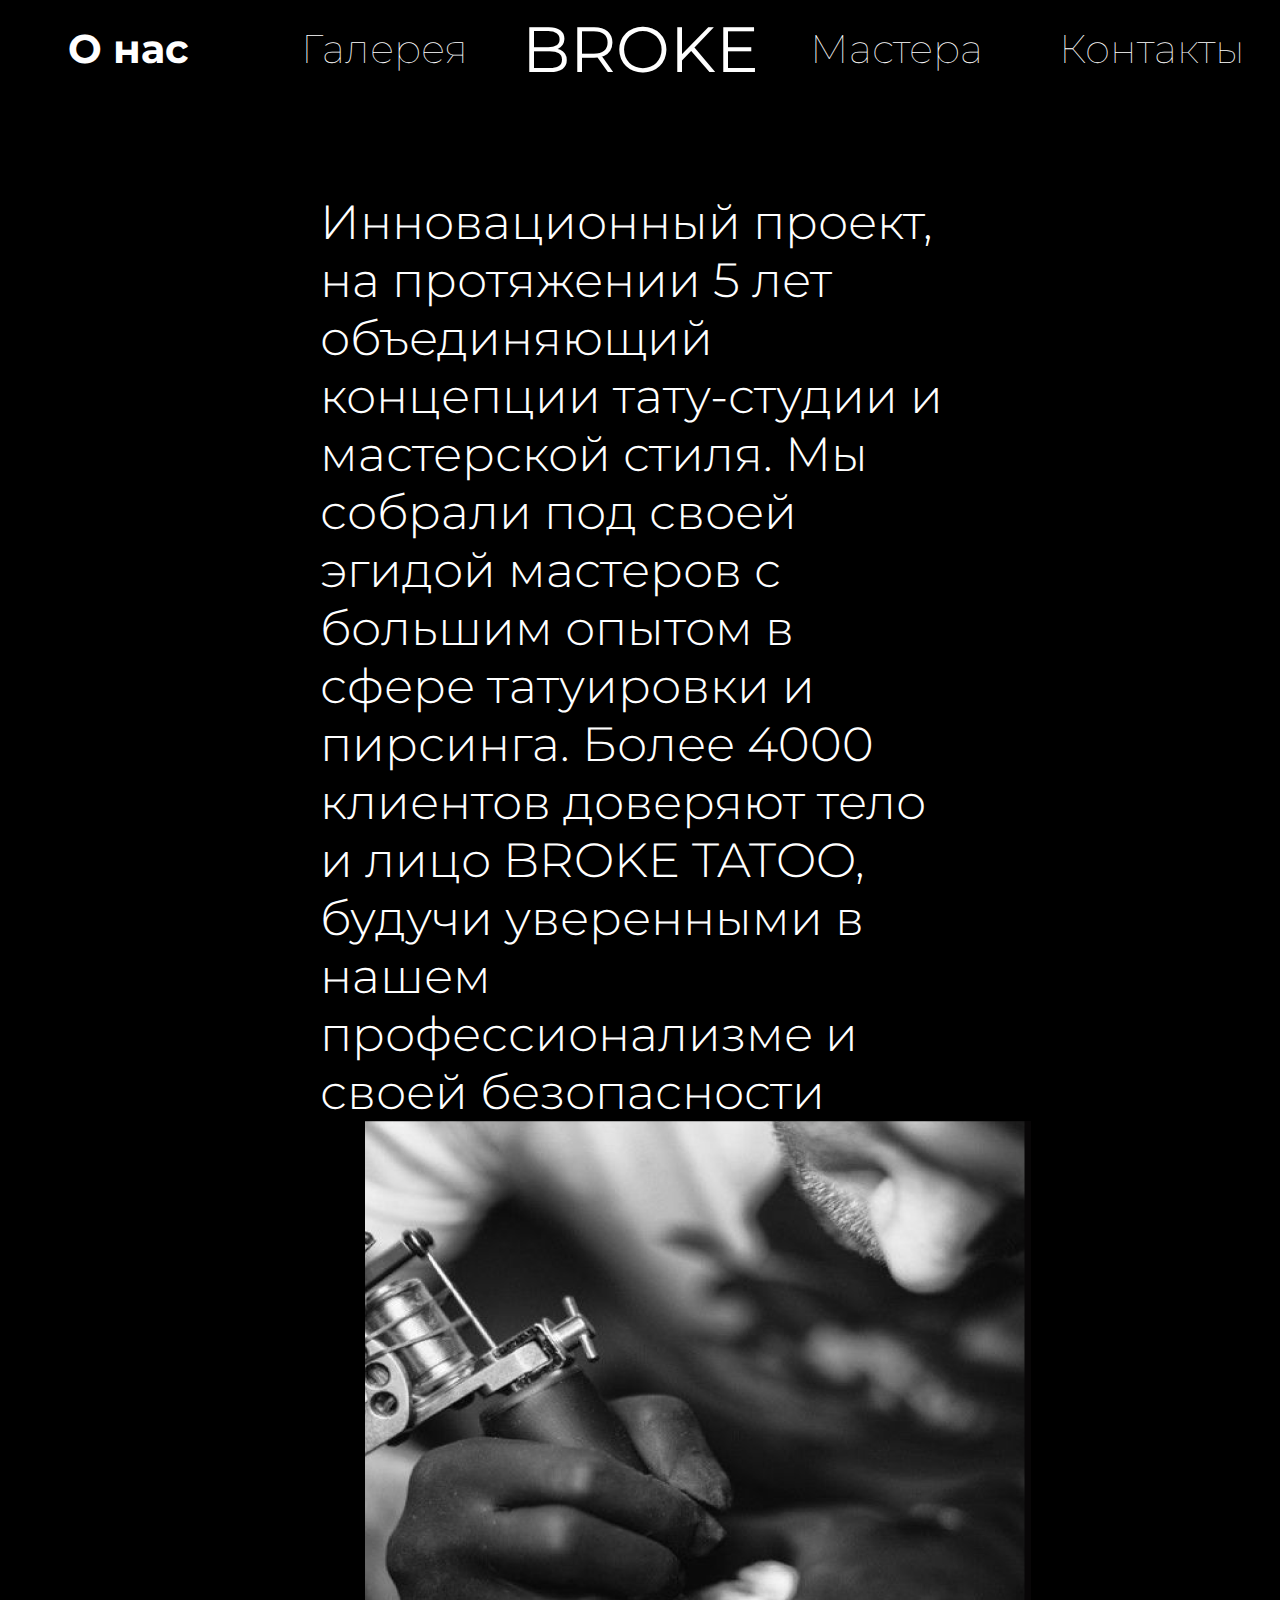
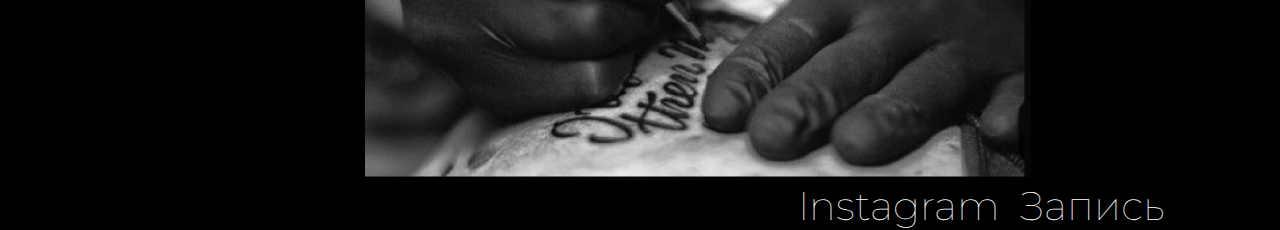
<file: html/AboutUs.html>
<!DOCTYPE html>
<html lang="en">
<head>
  <meta charset="UTF-8">
  <meta name="viewport" content="width=device-width, initial-scale=1.0">
  <link rel="stylesheet" href="../css/AboutUs.css">
  <title>BROKE</title>
  <link rel="icon" type="image/jpg" href="../images/1page.jpg">
  <style>
    @import url('https://fonts.googleapis.com/css2?family=Montserrat:wght@200&display=swap');
  </style>
</head>
<body>
<header>
  <a href="##" class="FirstItem">О нас</a>
  <a href="Galery.html" class="SecondtItem">Галерея</a>
  <h1 class="ThirdItem">BROKE</h1>
  <a href="Masters.html" class="FourthItem">Мастера</a>
  <a href="Contacts.html" class="FifthItem">Контакты</a>
<div class="header_burger">
  <span class="burger"></span>
</div>
</header>
<div  class="header_list">
  <nav>
    <li><a href="AboutUs.html">О нас</a> </li>
    <li><a href="Galery.html" >Галерея</a> </li>
    <li><a href="Masters.html" >Мастера</a> </li>
    <li><a href="Contacts.html" >Контакты</a> </li>
  </nav>
</div>
<main>
<div class="text">
  <p>
    Инновационный проект, на протяжении 5 лет объединяющий концепции тату-студии и мастерской стиля.
    Мы собрали под своей эгидой мастеров с большим опытом в сфере татуировки и пирсинга.
    Более 4000 клиентов доверяют тело и лицо BROKE TATOO, будучи уверенными в нашем профессионализме и своей безопасности
  </p>
</div>
<div class="image">
  <img src="../images/page2.png" >
</div>
</main>
<div class="hrefs">
<a href="##" class="instagram">Instagram</a>
<a href="Entry.html" class="entry">Запись</a>
</div>
<script src="/js/aboutUs.js"></script>
</body>
</html>
</file>
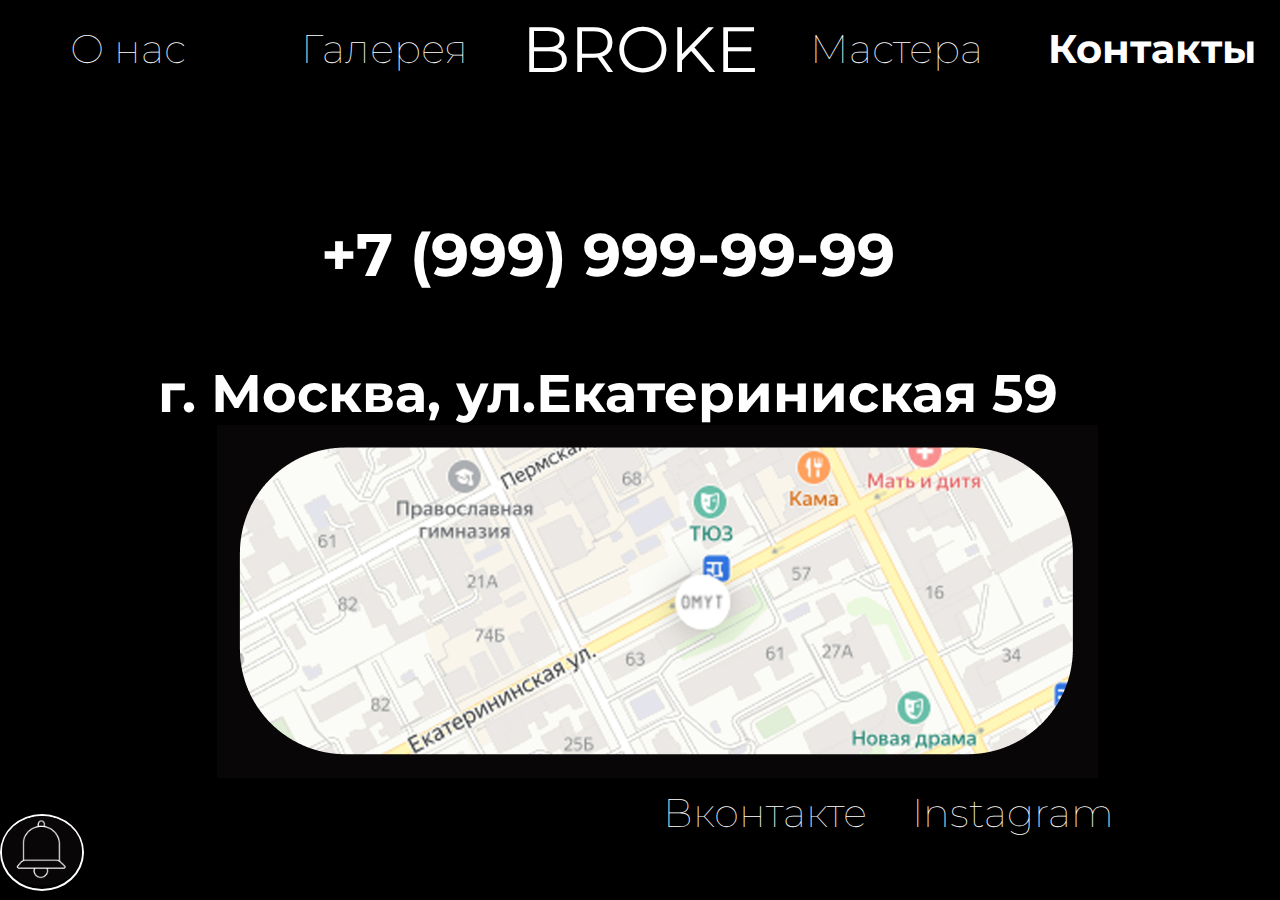
<file: html/Contacts.html>
<!DOCTYPE html>
<html lang="en">
<head>
  <meta charset="UTF-8">
  <meta name="viewport" content="width=device-width">
  <link rel="stylesheet" href="../css/contacts.css">
  <title>BROKE</title>
  <link rel="icon" type="image/jpg" href="../images/1page.jpg">
  <style>
    @import url('https://fonts.googleapis.com/css2?family=Montserrat:wght@200&display=swap');
  </style>
</head>
<body>
<header>
  <a href="AboutUs.html" class="FirstItem">О нас</a>
  <a href="Galery.html" class="SecondtItem">Галерея</a>
  <h1 class="ThirdItem">BROKE</h1>
  <a href="Masters.html" class="FourthItem">Мастера</a>
  <a href="Contacts.html" class="FifthItem">Контакты</a>
  <div class="header_burger">
    <span class="burger"></span>
  </div>
</header>
<div  class="header_list">
  <nav>
    <li><a href="AboutUs.html">О нас</a> </li>
    <li><a href="Galery.html" >Галерея</a> </li>
    <li><a href="Masters.html" >Мастера</a> </li>
    <li><a href="Contacts.html" >Контакты</a> </li>
  </nav>
</div>
<main>
  <div class="contacts">
    <div class="number">
      <h2>+7 (999) 999-99-99</h2>
    </div>

    <div class="adress">
      <h2>г. Москва, ул.Екатериниская 59</h2>
    </div>
  </div>

  <div class="image">
    <a href="https://www.google.com/maps/place/%D1%83%D0%BB.+%D0%9F%D0%BE%D0%BF%D0%BE%D0%B2%D0%B0,+22,+%D0%9F%D0%B5%D1%80%D0%BC%D1%8C,+%D0%9F%D0%B5%D1%80%D0%BC%D1%81%D0%BA%D0%B8%D0%B9+%D0%BA%D1%80%D0%B0%D0%B9,+614045/@58.0072225,56.2289595,17z/data=!4m13!1m7!3m6!1s0x43e8c72435a67cd7:0x9ae4c46a389031da!2z0JXQutCw0YLQtdGA0LjQvdC40L3RgdC60LDRjyDRg9C7Liwg0J_QtdGA0LzRjCwg0J_QtdGA0LzRgdC60LjQuSDQutGA0LDQuQ!3b1!8m2!3d58.0072225!4d56.2311482!3m4!1s0x43e8c725090ec1e7:0xc2ca8e5e99de06bb!8m2!3d58.0075096!4d56.228704?hl=ru">
      <img src="../images/page4.png"></a>
  </div>
</main>
  <div class="hrefs">
    <a href="##" class="vk">Вконтакте</a>
    <a href="##" class="instagram">Instagram</a>
  </div>
  <div class="container">
    <p>25.12.2022 у мастера Валерии скидка 25% на любые виды татуировок</p>
    <div class="buttn">
    <a href="Entry.html">Записаться</a>
    </div>
  </div>
<button type="button" class="massage"><img src="../images/ring.png"></button>
<script src="/js/contacts.js"></script>
</body>

</html>
</file>
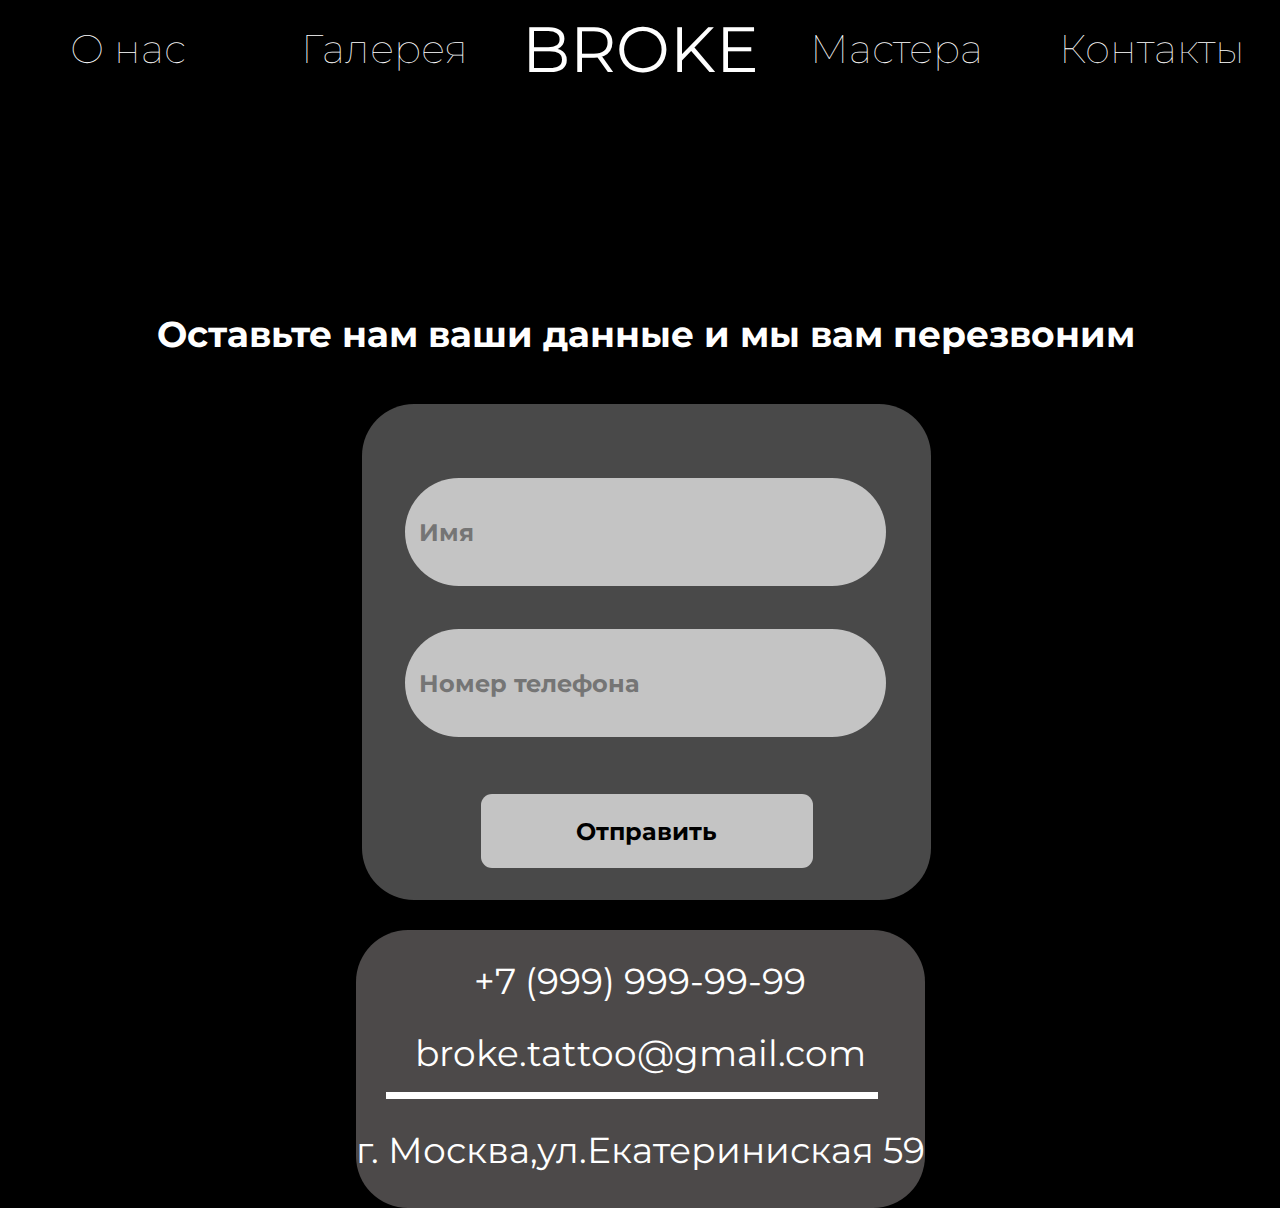
<file: html/Entry.html>
<!DOCTYPE html>
<html lang="en">
<head>
  <meta charset="UTF-8">
  <meta name="viewport" content="width=device-width">
  <title>BROKE</title>
  <link rel="icon" type="image/jpg" href="../images/1page.jpg">
  <link rel="stylesheet" href="../css/entry.css">
  <style>
    @import url('https://fonts.googleapis.com/css2?family=Montserrat:wght@200&display=swap');
  </style>
</head>
<body>
<header>
    <a href="##" class="FirstItem">О нас</a>
    <a href="Galery.html" class="SecondtItem">Галерея</a>
    <h1 class="ThirdItem">BROKE</h1>
    <a href="Masters.html" class="FourthItem">Мастера</a>
    <a href="Contacts.html" class="FifthItem">Контакты</a>
  <div class="header_burger">
    <span class="burger"></span>
  </div>
</header>
<div  class="header_list">
  <nav>
    <li><a href="AboutUs.html">О нас</a> </li>
    <li><a href="Galery.html" >Галерея</a> </li>
    <li><a href="Masters.html" >Мастера</a> </li>
    <li><a href="Contacts.html" >Контакты</a> </li>
  </nav>
</div>
<div class="content">
    <div class="rightItem">
        <h1 class="about">Оставьте нам ваши данные и мы вам перезвоним</h1>
        <form action="#" class="form">
            <input class="name" type="text" placeholder="  Имя" required>
            <input class="number" type="text" placeholder="  Номер телефона" required>
            <button type="submit" class="check">Отправить</button>
        </form>
    </div>
    <div class="leftItem">
        <div class="info_number">+7 (999) 999-99-99</div>
        <div  class="info_email">broke.tattoo@gmail.com</div>
        <div  class="line"></div>
        <div  class="info_address">г. Москва,ул.Екатериниская 59</div>
    </div>
</div>
</body>
</html>
</file>
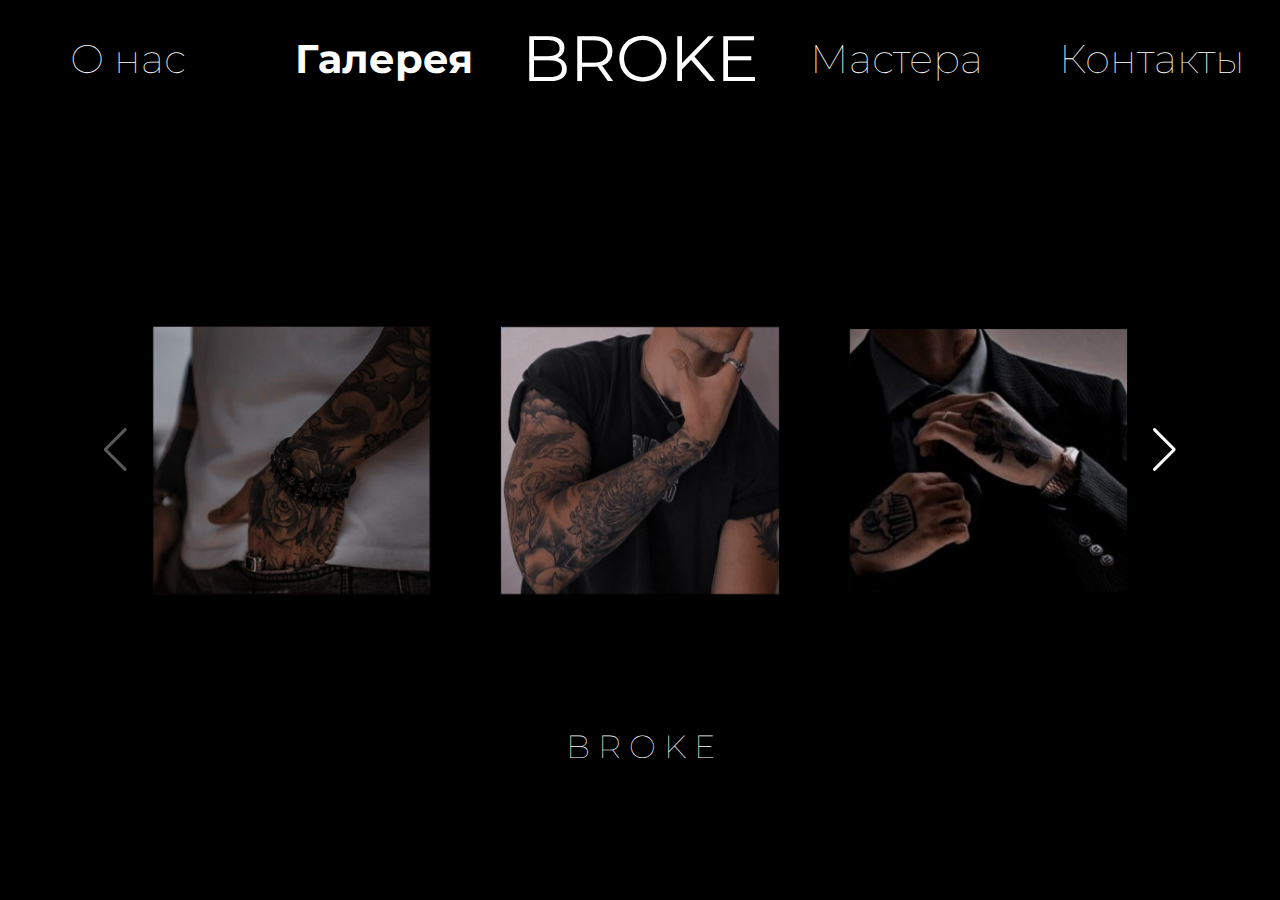
<file: html/galery.html>
<!DOCTYPE html>
<html lang="en">
<head>
    <meta charset="UTF-8">
    <title>BROKE</title>
    <link rel="icon" type="image/jpg" href="../images/1page.jpg">
    <link rel="stylesheet" href="https://cdn.jsdelivr.net/npm/swiper@8/swiper-bundle.min.css"/>
    <script src="https://cdn.jsdelivr.net/npm/swiper@8/swiper-bundle.min.js"></script>
    <link rel="stylesheet" href="../css/galery.css">
    <style>
        @import url('https://fonts.googleapis.com/css2?family=Montserrat:wght@200&display=swap');
    </style>
</head>
<body>
<header>
    <a href="AboutUs.html" class="FirstItem">О нас</a>
    <a  href="##" class="SecondtItem">Галерея</a>
    <h1 class="ThirdItem">BROKE</h1>
    <a  href="masters.html" class="FourthItem">Мастера</a>
    <a href="contacts.html" class="FifthItem">Контакты</a>
</header>

<div class="swiper mySwiper">
    <div class="swiper-wrapper">
        <div class="swiper-slide"><img src="/images/1p.png"></div>
        <div class="swiper-slide"><img src="/images/2p.png"></div>
        <div class="swiper-slide"><img src="/images/10p.png"></div>
        <div class="swiper-slide"><img src="/images/4p.jpg"></div>
        <div class="swiper-slide"><img src="/images/5p.jpg"></div>
        <div class="swiper-slide"><img src="/images/6p.jpg"></div>
        <div class="swiper-slide"><img src="/images/7p.jpg"></div>
        <div class="swiper-slide"><img src="/images/8p.jpg"></div>
        <div class="swiper-slide"><img src="/images/9p.jpg"></div>
    </div>
    <div class="swiper-pagination"></div>
</div>
<div class="swiper-button-next"></div>
<div class="swiper-button-prev"></div>
<div class="name">B R O K E</div>
<script src="https://cdn.jsdelivr.net/npm/swiper@8/swiper-bundle.min.js"></script>
<script src="../js/galery.js"></script>
</body>
</html>
</file>
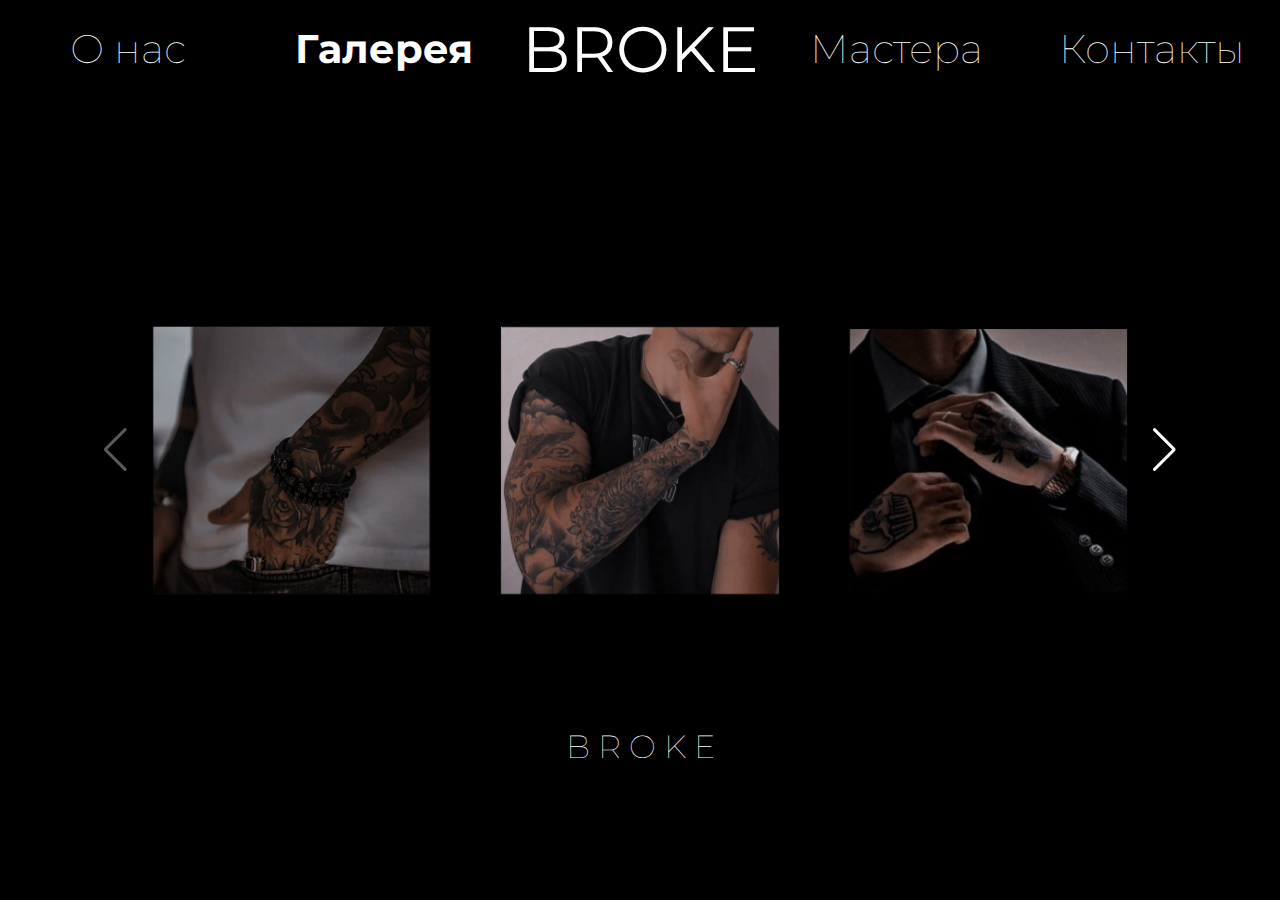
<file: html/Galery.html>
<!DOCTYPE html>
<html lang="en">
<head>
    <meta charset="UTF-8">
    <meta name="viewport" content="width=device-width">
    <title>BROKE</title>
    <link rel="icon" type="image/jpg" href="../images/1page.jpg">
    <link rel="stylesheet" href="https://cdn.jsdelivr.net/npm/swiper@8/swiper-bundle.min.css"/>
    <script src="https://cdn.jsdelivr.net/npm/swiper@8/swiper-bundle.min.js"></script>
    <link rel="stylesheet" href="../css/galery.css">
    <style>
        @import url('https://fonts.googleapis.com/css2?family=Montserrat:wght@200&display=swap');
    </style>
</head>
<body>
<header>
    <a href="AboutUs.html" class="FirstItem">О нас</a>
    <a  href="##" class="SecondtItem">Галерея</a>
    <h1 class="ThirdItem">BROKE</h1>
    <a href="Masters.html" class="FourthItem">Мастера</a>
    <a href="Contacts.html" class="FifthItem">Контакты</a>
    <div class="header_burger">
        <span class="burger"></span>
    </div>
</header>
<div  class="header_list">
    <nav>
        <li><a href="AboutUs.html">О нас</a> </li>
        <li><a href="Galery.html" >Галерея</a> </li>
        <li><a href="Masters.html" >Мастера</a> </li>
        <li><a href="Contacts.html" >Контакты</a> </li>
    </nav>
</div>

<div class="swiper mySwiper">
    <div class="swiper-wrapper">
        <div class="swiper-slide"><img src="/images/1p.png"></div>
        <div class="swiper-slide"><img src="/images/2p.png"></div>
        <div class="swiper-slide"><img src="/images/10p.png"></div>
        <div class="swiper-slide"><img src="/images/4p.jpg"></div>
        <div class="swiper-slide"><img src="/images/5p.jpg"></div>
        <div class="swiper-slide"><img src="/images/6p.jpg"></div>
        <div class="swiper-slide"><img src="/images/7p.jpg"></div>
        <div class="swiper-slide"><img src="/images/8p.jpg"></div>
        <div class="swiper-slide"><img src="/images/9p.jpg"></div>
    </div>
    <div class="swiper-pagination"></div>
</div>
<div class="swiper-button-next"></div>
<div class="swiper-button-prev"></div>
<div class="name">B R O K E</div>
<script src="https://cdn.jsdelivr.net/npm/swiper@8/swiper-bundle.min.js"></script>
<script src="../js/galery.js"></script>
</body>
</html>
</file>
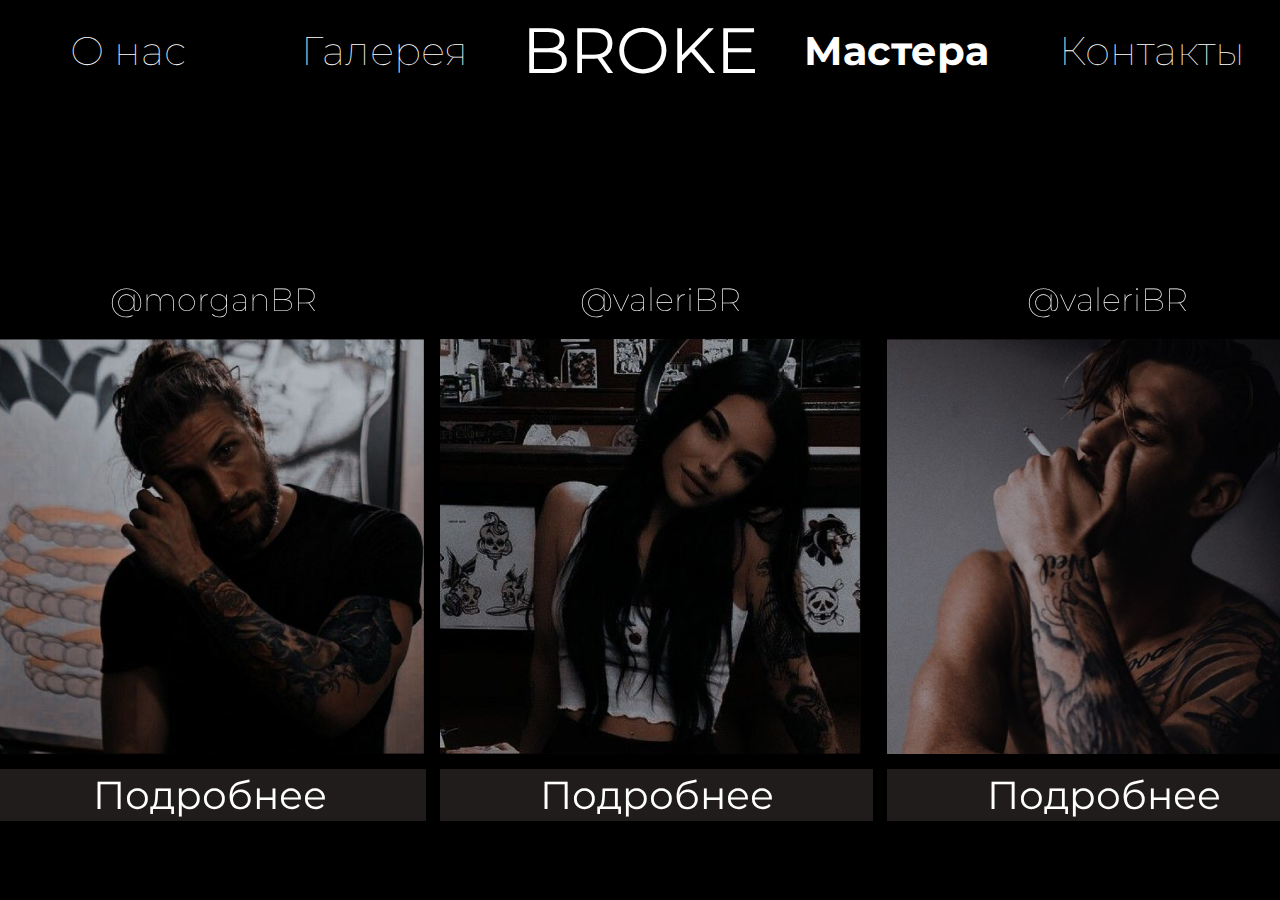
<file: html/masters.html>
<!DOCTYPE html>
<html lang="en">
<head>
    <meta charset="UTF-8">
    <link rel="stylesheet" href="/css/masters.css">
    <title>BROKE</title>
    <link rel="icon" type="image/jpg" href="/images/1page.jpg">
    <style>
        @import url('https://fonts.googleapis.com/css2?family=Montserrat:wght@200&display=swap');
    </style>
</head>
<body>
<header>
    <a href="AboutUs.html" class="FirstItem">О нас</a>
    <a  href="galery.html" class="SecondtItem">Галерея</a>
    <h1 class="ThirdItem">BROKE</h1>
    <a  href="##" class="FourthItem">Мастера</a>
    <a href="contacts.html" class="FifthItem">Контакты</a>
</header>
<main>


    <div class="card1">
        <div class="front1">
            <div class="name">@morganBR</div>
            <div class="photo"> <img src="/images/morgan.png" height="415px"></div>
            <button type="submit" class="about">Подробнее</button>
        </div>

        <div class="back1">
            <p>
                <b>Уровень:</b> опытный мастер<br>
                <b>Опыт:</b> 11 лет<br>
                <b>Уникальные эскизы:</b> да<br>
                <b>Виды татуровок:</b> любые<br>
                <b>Сложность работы</b>: любая<br>
                <b>Цены:</b> от 7000-30000
            </p>
        </div>
    </div>

    <div class="card2">
        <div class="front2">
            <div class="name">@valeriBR</div>
            <div class="photo"> <img src="/images/valery.png" height="415px"></div>
            <button type="submit" class="about">Подробнее</button>
        </div>

        <div class="back2">
            <p>
                <b>Уровень:</b> ТОП мастер<br>
                <b>Опыт:</b> 4 года<br>
                <b>Уникальные эскизы:</b> да<br>
                <b>Виды татуровок:</b> мини, графика<br>
                <b>Сложность работы</b>: любая<br>
                <b>Цены:</b> от 3000-10000
            </p>
        </div>
    </div>

    <div class="card3">
        <div class="front3">
            <div class="name">@valeriBR</div>
            <div class="photo"> <img src="/images/alex.png" height="415px"></div>
            <button type="submit" class="about">Подробнее</button>
        </div>

        <div class="back3">
            <p>
                <b>Уровень:</b> опытный мастер<br>
                <b>Опыт:</b> 7 лет<br>
                <b>Уникальные эскизы:</b> да<br>
                <b>Виды татуровок:</b> любые<br>
                <b>Сложность работы</b>: любая<br>
                <b>Цены:</b> от 4000-20000
            </p>
        </div>
    </div>
</main>

</body>
</html>
</file>
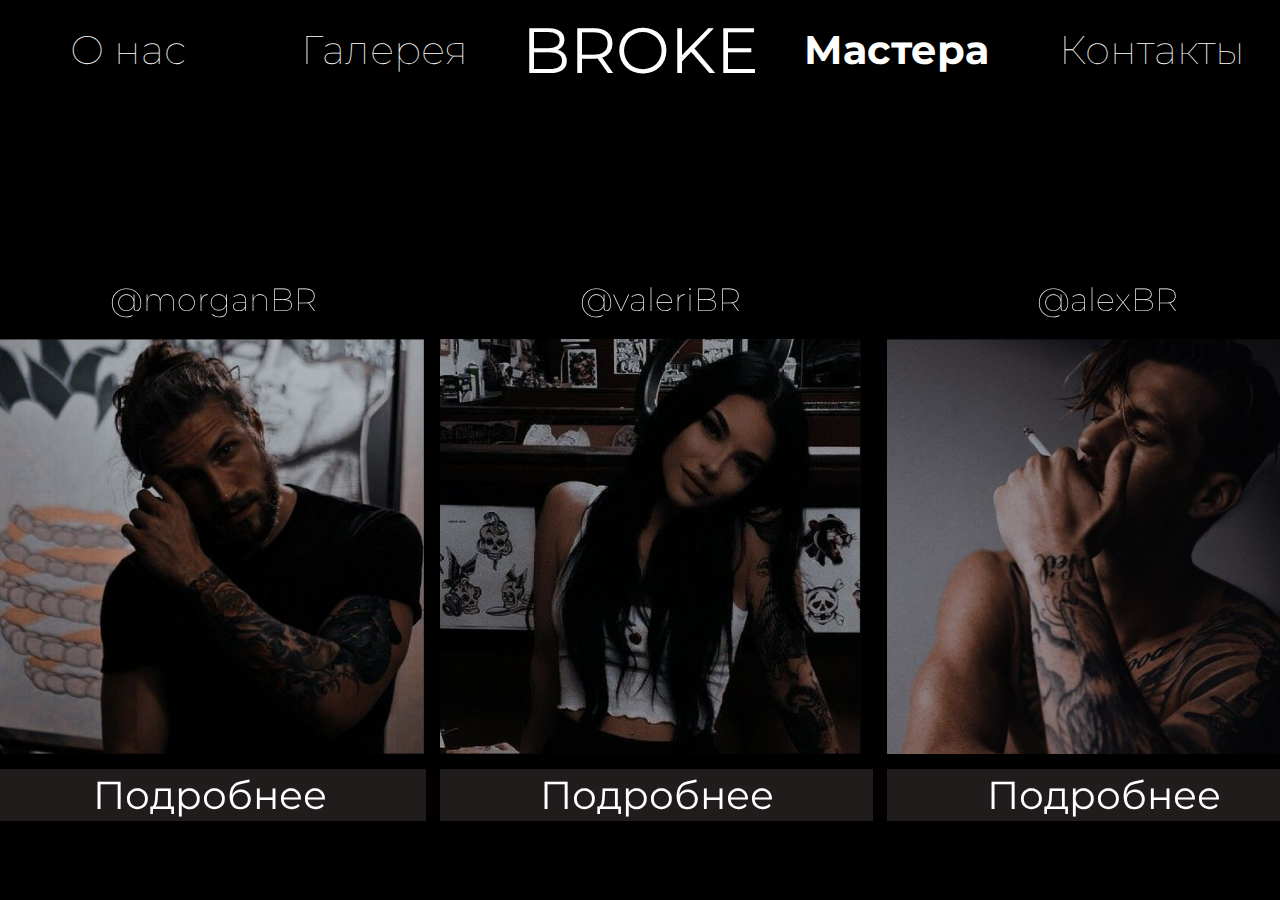
<file: html/Masters.html>
<!DOCTYPE html>
<html lang="en">
<head>
    <meta charset="UTF-8">
    <meta name="viewport" content="width=device-width; initial-scale=1">
    <link rel="stylesheet" href="/css/masters.css">
    <title>BROKE</title>
    <link rel="icon" type="image/jpg" href="/images/1page.jpg">
    <style>
        @import url('https://fonts.googleapis.com/css2?family=Montserrat:wght@200&display=swap');
    </style>
</head>
<body>
<header>
    <a href="AboutUs.html" class="FirstItem">О нас</a>
    <a href="Galery.html" class="SecondtItem">Галерея</a>
    <h1 class="ThirdItem">BROKE</h1>
    <a  href="##" class="FourthItem">Мастера</a>
    <a href="Contacts.html" class="FifthItem">Контакты</a>
    <div class="header_burger">
        <span class="burger"></span>
    </div>
</header>
<div  class="header_list">
    <nav>
        <li><a href="AboutUs.html">О нас</a> </li>
        <li><a href="Galery.html" >Галерея</a> </li>
        <li><a href="Masters.html" >Мастера</a> </li>
        <li><a href="Contacts.html" >Контакты</a> </li>
    </nav>
</div>
<main>


    <div class="card1">
        <div class="front1">
            <div class="name">@morganBR</div>
            <div class="photo"> <img src="/images/morgan.png" height="415px"></div>
            <button type="submit" class="about">Подробнее</button>
        </div>

        <div class="back1">
            <p>
                <b>Уровень:</b> опытный мастер<br>
                <b>Опыт:</b> 11 лет<br>
                <b>Уникальные эскизы:</b> да<br>
                <b>Виды татуровок:</b> любые<br>
                <b>Сложность работы</b>: любая<br>
                <b>Цены:</b> от 7000-30000
            </p>
        </div>
    </div>

    <div class="card2">
        <div class="front2">
            <div class="name">@valeriBR</div>
            <div class="photo"> <img src="/images/valery.png" height="415px"></div>
            <button type="submit" class="about">Подробнее</button>
        </div>

        <div class="back2">
            <p>
                <b>Уровень:</b> ТОП мастер<br>
                <b>Опыт:</b> 4 года<br>
                <b>Уникальные эскизы:</b> да<br>
                <b>Виды татуровок:</b> мини, графика<br>
                <b>Сложность работы</b>: любая<br>
                <b>Цены:</b> от 3000-10000
            </p>
        </div>
    </div>

    <div class="card3">
        <div class="front3">
            <div class="name">@alexBR</div>
            <div class="photo"> <img src="/images/alex.png" height="415px"></div>
            <button type="submit" class="about">Подробнее</button>
        </div>

        <div class="back3">
            <p>
                <b>Уровень:</b> опытный мастер<br>
                <b>Опыт:</b> 7 лет<br>
                <b>Уникальные эскизы:</b> да<br>
                <b>Виды татуровок:</b> любые<br>
                <b>Сложность работы</b>: любая<br>
                <b>Цены:</b> от 4000-20000
            </p>
        </div>
    </div>
</main>
<script src="/js/masters.js"></script>
</body>
</html>
</file>
<file: css/AboutUs.css>
*{
    margin:0;
    padding: 0;
    box-sizing: border-box;
}
body {
    background: black;
}
header{
    width: 100%;
    height: 116px;
    background: black;
    display: grid;
    grid-template-columns: repeat(5,calc(100%/5));
    grid-template-areas:
    "item1 item2 item3 item4 item5";
    z-index: 10;
}
.FirstItem{
    grid-area: item1;
    justify-self: center;
    align-self: center;
    font-weight: bolder;
}
.SecondtItem{
    grid-area: item2;
    justify-self: center;
    align-self: center;
}
.ThirdItem{
    grid-area: item3;
    justify-self: center;
    align-self: center;
}
.FourthItem{
    grid-area: item4;
    justify-self: center;
    align-self: center;
}
.FifthItem{
    grid-area: item5;
    justify-self: center;
    align-self: center;
}
a{
    text-decoration:none;
    color: white;
    font-size:40px;
    font-weight: lighter;
    font-family: 'Montserrat', sans-serif;
}
h1{
    color: white;
    font-size: 64px;
    font-family: 'Montserrat', sans-serif;
    font-weight: normal;
}
main{
    margin-top: 6%;
    width: 100%;
    height: 100%;
    display: flex;
    flex-direction: row;
    flex-wrap: wrap;
    justify-content: space-around;

}
.text{
    align-self: center;
    font-family: 'Montserrat', sans-serif;
    font-style: normal;
    font-weight: 300;
    font-size: 48px;
    color: #FFFFFF;
    max-width: 50%;

}
.image{
    margin-left: 7%;
    justify-self: end;
    max-width: 50%;
}
.image img{

}
.hrefs{
    display: flex;
margin-right: 9%;
    flex-wrap: wrap;
    justify-content: end;

}
.hrefs .instagram{
    align-self: start;

}
.hrefs .entry{
    margin-left: 20px;
    align-self: start;
}
.header_burder{
    display: none;
}
.header_list{
    display: none;
}

.header_list.active{
    transform:translateX(0);
}
.header_list li{
    list-style:none;
    margin-bottom: 3%;
}

.header_burger.active span{
    display: none;

}
.header_burger.active:before{
    top:50%;
    transform: translate(-50%,-50%) rotate(45deg);

}
.header_burger.active:after{
    top:50%;
    transform: translate(-50%,-50%) rotate(-45deg);

}
@media screen and (max-width: 1000px){
    header{
        display: flex;
        flex-direction: row;
        justify-content: space-between;
        flex-wrap: wrap;
    }
    .FirstItem, .SecondtItem, .FourthItem, .FifthItem {
        display: none;
    }
    .ThirdItem{

    }
    .header_burger {

        justify-self: start;
        align-self: center;
        display: block;
        position: relative;
        width: 60px;
        height: 30px;
        z-index: 7;
        margin-left: 50px;
    }
    .header_list li{
        list-style:none;
        margin-bottom: 3%;
    }
    .header_burger span {

        position: absolute;
        background-color: white;
        width: 90%;
        height: 4px;
        top: 15px;
        transition: all 0.5s;
    }

    .header_burger:before {
        top: 2px;
        content: '';
        background-color: white;
        position: absolute;
        width: 90%;
        height: 4px;

    }

    .header_burger:after {
        bottom: -2px;
        content: '';
        background-color: white;
        position: absolute;
        width: 90%;
        height: 4px;
    }

    .header_list {
        margin-top: 13%;
        display: block;
        position: fixed;
        top: 0;
        left: 0;
        width: 100%;
        height: 100%;
        background-color: rgba(0, 0, 0, 0.8);
        transform: translateX(-100%);
        transition: transform 0.5s;
        z-index: 80;
    }
    main{
        display: flex;

        justify-content:center;
        flex-wrap: wrap;
    }
    .text{
        align-self: center;
        max-width: 100%

    }
    .text p{
        font-family: 'Montserrat', sans-serif;
        font-style: normal;
        font-weight: 300;
        font-size: 38px;
        color: #FFFFFF;
        max-width:100%;
    }
    .image{
        display: flex;
        align-items: center;
        justify-content: center;

    }
    .image img{
       max-width: 100%;
        justify-content: center;
    }
    .header_list {
        margin-top:14%;
    }
}

@media screen and (max-width: 450px) {
    .text p{
        font-size: 27px;
    }
    .image{
        max-width: 100%;
        margin: 10px 10px 10px 10px;
    }
    .header_list {
        margin-top:25%;
    }
    .header_list li {
        list-style: none;
        margin-top: 8%;
    }
    .hrefs{
        display: flex;

        flex-wrap: wrap;
        justify-content: center;

    }
    .hrefs .instagram{
        align-self: start;
        font-size: 20px;
        margin-left: 30px;

    }
    .hrefs .entry{
        align-self: center;
        margin-left: 20px;
        font-size: 20px;
    }
}
</file>
<file: css/contacts.css>
*{
    margin:0;
    padding: 0;
    box-sizing: border-box;
}
body {
    background: black;
    height: 100%;
}
header{
    width: 100%;
    height: 116px;
    background: black;

    display: grid;
    grid-template-columns: repeat(5,calc(100%/5));
    grid-template-areas:
    "item1 item2 item3 item4 item5";
}
.FirstItem{
    grid-area: item1;
    justify-self: center;
    align-self: center;
}
.SecondtItem{
    grid-area: item2;
    justify-self: center;
    align-self: center;
}
.ThirdItem{
    grid-area: item3;
    justify-self: center;
    align-self: center;
}
.FourthItem{
    grid-area: item4;
    justify-self: center;
    align-self: center;
}
.FifthItem{
    grid-area: item5;
    justify-self: center;
    align-self: center;
    font-weight: bolder;
}
a{
    text-decoration:none;
    color: white;
    font-size: 40px;
    font-weight: lighter;
    font-family: 'Montserrat', sans-serif;
}
h1{
    color: white;
    font-size: 64px;
    font-family: 'Montserrat', sans-serif;
    font-weight: normal;
}
main{
    margin-top: 8%;
    width: 100%;
    height: 80%;
    display: flex;
    flex-wrap: wrap;
    justify-content: center;
}
.contacts{
    align-self: center;
    display: flex;
    flex-direction: column;
    margin-right: 5%;
}
.contacts .number{
    margin-bottom: 60px;
    align-self: center;
    justify-self: start;
    font-family: 'Montserrat',sans-serif;
    font-style: normal;
    font-weight: 400;
    font-size: 40px;
    text-align: center;
    color: #FFFFFF;
}
.contacts .adress{
    margin-top: 10px;
    align-self: center;
    font-family: 'Montserrat',sans-serif;
    font-style: normal;
    font-weight: 400;
    font-size: 35px;

    text-align: center;

    color: #FFFFFF;
}
.image{
   justify-self: end;
    margin-left: 35px;
    max-width: 90%;
}
.image img{
    max-width: 100%;
}
.hrefs{
    display: flex;
    flex-direction: row;
    flex-wrap: wrap;
    justify-content: end;
    margin-right: 13%;
}
.hrefs .vk{
    align-self: end;
    margin-right: 4%;
}
.hrefs .instagram{
    align-self: end;
}
.massage{
    bottom: 1%;
    position: absolute;
    background-color: black;
    border-color: white;
    border-style: solid;
    border-radius: 50%;
}
.massage img{
    height: 70px;
    width: 80px;
    border-radius: 50%;
}
.container{
   display: none;
    height: 300px;
    width: 300px;
    border-style: solid;
    border-color: #FFFFFF;
    cursor: pointer;
}

.header_burder{
    display: none;
}
.header_list{
    display: none;
}

.header_list.active{
    transform:translateX(0);
}
.header_list li{
    list-style:none;
    margin-bottom: 3%;
}

.header_burger.active span{
    display: none;

}
.header_burger.active:before{
    top:50%;
    transform: translate(-50%,-50%) rotate(45deg);

}
.header_burger.active:after{
    top:50%;
    transform: translate(-50%,-50%) rotate(-45deg);

}
@media screen and (max-width: 1000px) {
    header{
        display: flex;
        flex-direction: row;
        justify-content: space-between;
        flex-wrap: wrap;
    }
    .FirstItem, .SecondtItem, .FourthItem, .FifthItem {
        display: none;
    }
    .ThirdItem{

    }
    .header_burger {

        justify-self: start;
        align-self: center;
        display: block;
        position: relative;
        width: 60px;
        height: 30px;
        z-index: 7;
        margin-left: 50px;
    }
    .header_list li{
        list-style:none;
        margin-bottom: 3%;
    }

    .header_burger span {

        position: absolute;
        background-color: white;
        width: 90%;
        height: 4px;
        top: 15px;
        transition: all 0.5s;
    }

    .header_burger:before {
        top: 2px;
        content: '';
        background-color: white;
        position: absolute;
        width: 90%;
        height: 4px;

    }

    .header_burger:after {
        bottom: -2px;
        content: '';
        background-color: white;
        position: absolute;
        width: 90%;
        height: 4px;
    }

    .header_list {
        margin-top: 13%;
        display: block;
        position: fixed;
        top: 0;
        left: 0;
        width: 100%;
        height: 100%;
        background-color: rgba(0, 0, 0, 0.8);
        transform: translateX(-100%);
        transition: transform 0.5s;
        z-index: 80;
    }
    .header_list {
        margin-top:14%;
    }
    main{
        margin-top: 8%;
        width: 100%;
        height: 80%;
        display: flex;
        flex-direction: column;
        flex-wrap: wrap;
        justify-content: center;
    }
    .contacts{
        align-content: center;
        display: flex;
        flex-direction: column;
    }
    .contacts .number{
        margin-bottom: 30px;
        align-self: center;
        justify-self: center;
        font-family: 'Montserrat',sans-serif;
        font-style: normal;
        font-weight: 400;
        font-size: 30px;
        text-align: center;
        color: #FFFFFF;
    }
    .contacts .adress{
        margin-top: 10px;
        align-self: center;
        font-family: 'Montserrat',sans-serif;
        font-style: normal;
        font-weight: 400;
        font-size: 30px;
        text-align: center;
        color: #FFFFFF;
    }
    .image{
        justify-self: center;
        margin-left: 35px;
        max-width: 99%;
    }
    .image img{
        width: fit-content;
        max-width: 100%;
    }
    .hrefs{
        display: flex;
        flex-direction: row;
        flex-wrap: wrap;
        justify-content: center;
        align-content: center;
        margin-right: 1%;
    }
    .hrefs .vk{
        align-self: start;
        font-family: 'Montserrat',sans-serif;
        font-style: normal;
        font-weight: 400;
        font-size: 25px;
        text-align: center;
    }
    .hrefs .instagram{
        align-self: start;
        font-family: 'Montserrat',sans-serif;
        font-style: normal;
        font-weight: 400;
        font-size: 25px;
        text-align: center;
    }
}






@media screen and (max-width: 450px) {

    .header_list {
        margin-top:25%;
    }
    .header_list li {
        list-style: none;
        margin-top: 8%;
    }
main{
    margin-top: 8%;
    width: 100%;
    height: 80%;
    display: flex;
    flex-direction: column;
    flex-wrap: wrap;
    justify-content: center;
}
.contacts{
    align-content: center;
    display: flex;
    flex-direction: column;
}
.contacts .number{
    margin-bottom: 30px;
    align-self: center;
    justify-self: center;
    font-family: 'Montserrat',sans-serif;
    font-style: normal;
    font-weight: 400;
    font-size: 20px;
    text-align: center;
    color: #FFFFFF;
}
.contacts .adress{
    margin-top: 10px;
    align-self: center;
    font-family: 'Montserrat',sans-serif;
    font-style: normal;
    font-weight: 400;
    font-size: 20px;
    text-align: center;
    color: #FFFFFF;
}
.image{
    justify-self: center;
    margin-left: 35px;
    max-width: 99%;

}
.image img{
    width: fit-content;
    max-width: 100%;
    margin-right: 5%;
}
    .hrefs{
        display: flex;
        flex-direction: row;
        flex-wrap: wrap;
        justify-content: end;
        margin-right: 13%;
    }
    .hrefs .vk{
        align-self: end;
        margin-right: 4%;
    }
    .hrefs .instagram{
        align-self: end;
    }
    .massage{
        bottom: 1%;
        position: absolute;
        background-color: black;
        border-color: white;
        border-style: solid;
        border-radius: 50%;
    }
    .massage img{
        height: 50px;
        width: 60px;
        border-radius: 50%;
    }
}
</file>
<file: css/entry.css>
*{
    margin:0;
    padding: 0;
    box-sizing: border-box;
}
body {
    background: black;
}
header{
    width: 100%;
    height: 116px;
    background: black;
    display: grid;
    grid-template-columns: repeat(5,calc(100%/5));
    grid-template-areas:
    "item1 item2 item3 item4 item5";
    z-index: 10;
}
.FirstItem{
    grid-area: item1;
    justify-self: center;
    align-self: center;
}
.SecondtItem{
    grid-area: item2;
    justify-self: center;
    align-self: center;
}
.ThirdItem{
    grid-area: item3;
    justify-self: center;
    align-self: center;
}
.FourthItem{
    grid-area: item4;
    justify-self: center;
    align-self: center;
}
.FifthItem{
    grid-area: item5;
    justify-self: center;
    align-self: center;
}
a{
    text-decoration:none;
    color: white;
    font-size:40px;
    font-weight: lighter;
    font-family: 'Montserrat', sans-serif;
}
h1{
    color: white;
    font-size: 64px;
    font-family: 'Montserrat', sans-serif;
    font-weight: normal;
}

.header_burder{
    display: none;
}
.header_list{
    display: none;
}

.header_list.active{
    transform:translateX(0);
}
.header_list li{
    list-style:none;
    margin-bottom: 3%;
}

.header_burger.active span{
    display: none;

}
.header_burger.active:before{
    top:50%;
    transform: translate(-50%,-50%) rotate(45deg);

}
.header_burger.active:after{
    top:50%;
    transform: translate(-50%,-50%) rotate(-45deg);

}
.content{
    width: 100%;
    height:100%;
    display:grid;
    grid-template-areas: "type1 type2";
    gap: 20%;
}
.rightItem{
    grid-area: type1;
    justify-content: center;
    align-items: center;
    margin-left: 25%;
}
.leftItem{
    margin-top: 40%;
    grid-area: type2;
    justify-content: center;
    align-items: center;
    width: 569px;
    height: 278px;
    background: rgba(151, 146, 146, 0.5);
    border-radius: 52px;
}
.info_number,.info_email,.info_address{
    margin-top: 5%;
    font-family: 'Montserrat',sans-serif;
    font-style: normal;
    font-weight: 400;
    font-size: 36px;
    color: white;
    text-align: center;
}
.about{
    font-family: 'Montserrat',sans-serif;
    font-weight: bold;
    font-size: 36px;
    line-height: 44px;
    text-align: center;
    color: #FFFFFF;
    margin-top: 20%;
    margin-bottom: 5%;
}
.line{
    margin-top: 3%;
    width: 492px;
    height: 7px;
    background: #FFFFFF;
    margin-left: 30px;
}

.form{
    width: 569px;
    height: 496px;
    background: rgba(145, 145, 145, 0.5);
    border-radius: 52px;
}
.name{
    width: 481px;
    height: 108px;
    background: #C4C4C4;
    border-radius: 54px;
    border: none;
    margin-top: 13%;
    font-family: 'Montserrat',sans-serif;
    font-weight: bold;
    font-size: 24px;
    margin-left: 43px;
}
.number{
    width: 481px;
    height: 108px;
    background: #C4C4C4;
    border-radius: 54px;
    border: none;
    margin-top: 43px;
    font-family: 'Montserrat',sans-serif;
    font-weight: bold;
    font-size: 24px;
    margin-left: 43px;
}
.check{
    width: 332px;
    height: 74px;
    font-family: 'Montserrat',sans-serif;
    font-style: normal;
    font-weight: bolder;
    font-size: 24px;
    background: #C4C4C4;
    border-radius: 11px;
    border: none;
    text-align: center;
    margin-left: 119px;
    margin-top: 10%;
}
@media screen and (max-width: 1000px) {
    header{
        display: flex;
        flex-direction: row;
        justify-content: space-between;
        flex-wrap: wrap;
    }
    .FirstItem, .SecondtItem, .FourthItem, .FifthItem {
        display: none;
    }
    .ThirdItem{

    }
    .header_burger {

        justify-self: start;
        align-self: center;
        display: block;
        position: relative;
        width: 60px;
        height: 30px;
        z-index: 7;
        margin-left: 50px;
    }
    .header_list li{
        list-style:none;
        margin-bottom: 3%;
    }
    .header_burger span {

        position: absolute;
        background-color: white;
        width: 90%;
        height: 4px;
        top: 15px;
        transition: all 0.5s;
    }

    .header_burger:before {
        top: 2px;
        content: '';
        background-color: white;
        position: absolute;
        width: 90%;
        height: 4px;

    }

    .header_burger:after {
        bottom: -2px;
        content: '';
        background-color: white;
        position: absolute;
        width: 90%;
        height: 4px;
    }

    .header_list {
        margin-top: 13%;
        display: block;
        position: fixed;
        top: 0;
        left: 0;
        width: 100%;
        height: 100%;
        background-color: rgba(0, 0, 0, 0.8);
        transform: translateX(-100%);
        transition: transform 0.5s;
        z-index: 80;
    }
}
@media screen and (max-width:1350px) {
    .content{
        width: 100%;
        height:100%;
        align-items: center;
        display:flex;
        justify-content: center;
        align-content: center;
        flex-direction: column;
    }
    .rightItem{
        display: flex;
        justify-content: center;
        flex-direction: column;
        justify-items: center;
        align-items: center;
        margin-left: 1%;
    }
    .leftItem{
        margin-top: 30px;
        justify-content: center;
        align-items: center;
        width: 569px;
        height: 278px;
        background: rgba(151, 146, 146, 0.5);
        border-radius: 52px;
    }
    .info_number,.info_email,.info_address{
        margin-top: 5%;
        font-family: 'Montserrat',sans-serif;
        font-style: normal;
        font-weight: 400;
        font-size: 36px;
        color: white;
        text-align: center;
    }
    .about{
        font-family: 'Montserrat',sans-serif;
        font-weight: bold;
        font-size: 36px;
        line-height: 44px;
        text-align: center;
        color: #FFFFFF;
        margin-top: 20%;
        margin-bottom: 5%;
    }
    .line{
        margin-top: 3%;
        width: 492px;
        height: 7px;
        background: #FFFFFF;
        margin-left: 30px;
    }

    .form{
        width: 569px;
        height: 496px;
        background: rgba(145, 145, 145, 0.5);
        border-radius: 52px;
        justify-items: center;
        align-items: center;
    }
    .name{
        width: 481px;
        height: 108px;
        background: #C4C4C4;
        border-radius: 54px;
        border: none;
        margin-top: 13%;
        font-family: 'Montserrat',sans-serif;
        font-weight: bold;
        font-size: 24px;
        margin-left: 43px;
    }
    .number{
        width: 481px;
        height: 108px;
        background: #C4C4C4;
        border-radius: 54px;
        border: none;
        margin-top: 43px;
        font-family: 'Montserrat',sans-serif;
        font-weight: bold;
        font-size: 24px;
        margin-left: 43px;
    }
    .check{
        width: 332px;
        height: 74px;
        font-family: 'Montserrat',sans-serif;
        font-style: normal;
        font-weight: bolder;
        font-size: 24px;
        background: #C4C4C4;
        border-radius: 11px;
        border: none;
        text-align: center;
        margin-left: 119px;
        margin-top: 10%;
    }
}
@media screen and (max-width:500px) {
    .header_list {
        margin-top:25%;
    }
    .header_list li {
        list-style: none;
        margin-top: 8%;
    }
    .content{
        width: 100%;
        height:100%;
        align-items: center;
        display:flex;
        justify-content: center;
        align-content: center;
        flex-direction: column;
    }
    .rightItem{
        display: flex;
        justify-content: center;
        flex-direction: column;
        justify-items: center;
        align-items: center;
        margin-left: 1%;
    }
    .leftItem{
        margin-top: 30px;
        justify-content: center;
        align-items: center;
        width: 350px;
        height: 170px;
        background: rgba(151, 146, 146, 0.5);
        border-radius: 52px;
    }
    .info_number,.info_email,.info_address{
        margin-top: 5%;
        font-family: 'Montserrat',sans-serif;
        font-style: normal;
        font-weight: 400;
        font-size: 20px;
        color: white;
        text-align: center;
    }
    .about{
        font-family: 'Montserrat',sans-serif;
        font-weight: bold;
        font-size: 26px;
        text-align: center;
        color: #FFFFFF;
        margin-top: 1%;
        margin-bottom: 40px;
        max-width: 100%;
    }
    .line{
        margin-top: 3%;
        width: 270px;
        height: 7px;
        background: #FFFFFF;
        margin-left: 30px;
    }

    .form{
        width: 350px;
        height: 390px;
        background: rgba(145, 145, 145, 0.5);
        border-radius: 52px;
        display: flex;
        flex-direction: column;
        justify-items: center;
        align-items: center;
    }
    .name{
        width: 330px;
        align-items: center;
        height: 80px;
        background: #C4C4C4;
        border-radius: 54px;
        border: none;
        margin-top: 13%;
        font-family: 'Montserrat',sans-serif;
        font-weight: bold;
        font-size: 18px;
        margin-left: 0;

    }
    .number{
        width: 330px;
        height: 80px;
        background: #C4C4C4;
        border-radius: 54px;
        border: none;
        margin-top: 43px;
        font-family: 'Montserrat',sans-serif;
        font-weight: bold;
        font-size: 18px;
        margin-left: 0;
    }
    .check{
        width: 270px;
        height: 60px;
        font-family: 'Montserrat',sans-serif;
        font-style: normal;
        font-weight: bolder;
        font-size: 21px;
        background: #C4C4C4;
        border-radius: 11px;
        border: none;
        text-align: center;
        margin-left: 0;
        margin-top: 10%;
    }
}
/*
.content{
    width: 100%;
    height:100%;
    display:grid;
    grid-template-columns: repeat(2,1fr);
    grid-template-areas: "type1 type2";
    gap: 20%;
}
.rightItem{
    grid-area: type1;
    justify-content: center;
    align-items: center;
    margin-left: 25%;
}
.leftItem{
    margin-top: 40%;
    grid-area: type2;
    justify-content: center;
    align-items: center;
    width: 569px;
    height: 278px;
    background: rgba(151, 146, 146, 0.5);
    border-radius: 52px;
}
.info_number,.info_email,.info_address{
    margin-top: 5%;
    font-family: 'Montserrat',sans-serif;
    font-style: normal;
    font-weight: 400;
    font-size: 36px;
    color: white;
    text-align: center;
}
.about{
    font-family: 'Montserrat',sans-serif;
    font-weight: bold;
    font-size: 36px;
    line-height: 44px;
    text-align: center;
    color: #FFFFFF;
    margin-top: 20%;
    margin-bottom: 5%;
}
.line{
    margin-top: 3%;
    width: 492px;
    height: 7px;
    background: #FFFFFF;
    margin-left: 30px;
}

.form{
    width: 569px;
    height: 496px;
    background: rgba(145, 145, 145, 0.5);
    border-radius: 52px;
}
.name{
    width: 481px;
    height: 108px;
    background: #C4C4C4;
    border-radius: 54px;
    border: none;
    margin-top: 13%;
    font-family: 'Montserrat',sans-serif;
    font-weight: bold;
    font-size: 24px;
    margin-left: 43px;
}
.number{
    width: 481px;
    height: 108px;
    background: #C4C4C4;
    border-radius: 54px;
    border: none;
    margin-top: 43px;
    font-family: 'Montserrat',sans-serif;
    font-weight: bold;
    font-size: 24px;
    margin-left: 43px;
}
.check{
    width: 332px;
    height: 74px;
    font-family: 'Montserrat',sans-serif;
    font-style: normal;
    font-weight: bolder;
    font-size: 24px;
    background: #C4C4C4;
    border-radius: 11px;
    border: none;
    text-align: center;
    margin-left: 119px;
    margin-top: 10%;
}

 */
</file>
<file: css/galery.css>
*{
    margin:0;
    padding: 0;
    box-sizing: border-box;
}
body {
    background: black;
    height: 100%;

}
header{
    width: 100%;
    height: 116px;
    background: black;
    display: grid;
    grid-template-columns: repeat(5,calc(100%/5));
    grid-template-areas:
    "item1 item2 item3 item4 item5";
}
.FirstItem{
    grid-area: item1;
    justify-self: center;
    align-self: center;
}
.SecondtItem{
    grid-area: item2;
    justify-self: center;
    align-self: center;
    font-weight: bolder;
}
.ThirdItem{
    grid-area: item3;
    justify-self: center;
    align-self: center;
}
.FourthItem{
    grid-area: item4;
    justify-self: center;
    align-self: center;
}
.FifthItem{
    grid-area: item5;
    justify-self: center;
    align-self: center;
}
a{
    text-decoration:none;
    color: white;
    font-size: 40px;
    font-weight: lighter;
    font-family: 'Montserrat', sans-serif;
}
h1{
    color: white;
    font-size: 64px;
    font-family: 'Montserrat', sans-serif;
    font-weight: normal;
}
.swiper{
    margin-top: 10%;
    width: 80%;
    height: 433px;
    display: flex;
}
.swiper-slide{
    text-align: center;
    font-size: 18px;
    display: flex;
    justify-content: center;
    align-items: center;
}
.swiper-slide img{
    width: 85%;
    height: auto;
    object-fit: cover;
}
.swiper-button-next, .swiper-rtl .swiper-button-prev{
    right: 8% !important;
    left: auto;
}
.swiper-button-prev, .swiper-rtl .swiper-button-next{
    left: 8% !important;
    right: auto;
}
.swiper-button-next:after,.swiper-button-prev:after{
    color: white;
}
.name{
    margin-top: 50px;
    text-align: center;
    color: white;
    font-size: 32px;
    font-weight: lighter;
    font-family: 'Montserrat', sans-serif;
}
.header_list{
    display: none;
}
.header_list.active{
    transform:translateX(0);
}
.header_list li{
    list-style:none;
    margin-bottom: 3%;
}

.header_burger.active span{
    display: none;

}
.header_burger.active:before{
    top:50%;
    transform: translate(-50%,-50%) rotate(45deg);

}
.header_burger.active:after{
    top:50%;
    transform: translate(-50%,-50%) rotate(-45deg);

}
@media screen and (max-width: 1000px){
    header{
        display: flex;
        flex-direction: row;
        justify-content: space-between;
        flex-wrap: wrap;
    }
    .FirstItem, .SecondtItem, .FourthItem, .FifthItem {
        display: none;
    }
    .ThirdItem{

    }
    .header_burger {

        justify-self: start;
        align-self: center;
        display: block;
        position: relative;
        width: 60px;
        height: 30px;
        z-index: 7;
        margin-left: 50px;
    }
    .header_list li{
        list-style:none;
        margin-bottom: 3%;
    }
    .header_list {
        margin-top:14%;
    }
    .header_burger span {

        position: absolute;
        background-color: white;
        width: 90%;
        height: 4px;
        top: 15px;
        transition: all 0.5s;
    }

    .header_burger:before {
        top: 2px;
        content: '';
        background-color: white;
        position: absolute;
        width: 90%;
        height: 4px;

    }

    .header_burger:after {
        bottom: -2px;
        content: '';
        background-color: white;
        position: absolute;
        width: 90%;
        height: 4px;
    }

    .header_list {
        margin-top: 13%;
        display: block;
        position: fixed;
        top: 0;
        left: 0;
        width: 100%;
        height: 100%;
        background-color: rgba(0, 0, 0, 0.8);
        transform: translateX(-100%);
        transition: transform 0.5s;
        z-index: 80;
    }
}
@media screen and (max-width: 450px) {

    .header_list {
        margin-top:25%;
    }
    .header_list li {
        list-style: none;
        margin-top: 8%;
    }
}
</file>
<file: css/masters.css>
*{
    margin:0;
    padding: 0;
    box-sizing: border-box;
}
body {
    background: black;
    margin:0;
    padding: 0;
    box-sizing: border-box;
}
header{
    margin-top: 10px;
    width: 100%;
    height: 80px;
    background: black;
    display: grid;
    grid-template-columns: repeat(5,calc(100%/5));
    grid-template-areas:
    "item1 item2 item3 item4 item5";

}
.FirstItem{
    grid-area: item1;
    justify-self: center;
    align-self: center;
}
.SecondtItem{
    grid-area: item2;
    justify-self: center;
    align-self: center;
}
.ThirdItem{
    grid-area: item3;
    justify-self: center;
    align-self: center;
}
.FourthItem{
    grid-area: item4;
    justify-self: center;
    align-self: center;
    font-weight: bolder;
}
.FifthItem{
    grid-area: item5;
    justify-self: center;
    align-self: center;
}
a{
    text-decoration:none;
    color: white;
    font-size: 40px;
    font-weight: lighter;
    font-family: 'Montserrat', sans-serif;
}
h1{
    color: white;
    font-size: 64px;
    font-family: 'Montserrat', sans-serif;
    font-weight: normal;
}
.header_list{
    display: none;
}

main{
    display: grid;
    height: 100%;
    margin-top: 30px;
    grid-template-columns:repeat(3,calc(100%/3));
    gap: 20px;
    grid-template-areas: "item1 item2 item3";
}
.card1{
    margin-top: 160px;
    grid-area: item1;
    justify-self: center;
    align-self: center;
    height: 580px;
    width: 440px;
    cursor: pointer;

}
.card2{
    margin-top: 160px;
    grid-area: item2;
    justify-self: center;
    align-self: center;
    height: 580px;
    width: 440px;
    cursor: pointer;
}
.card3{
    margin-top: 160px;
    grid-area: item3;
    justify-self: center;
    align-self: center;

    height: 580px;
    width: 440px;
    cursor: pointer;
}
.card1:hover .front1, .card2:hover .front2, .card3:hover .front3{
    transform: perspective(600px) rotateY(-180deg);
}
.card1:hover .back1,.card2:hover .back2, .card3:hover .back3{
    transform: perspective(600px) rotateY(0);
}
.front1, .back1,.front2, .back2, .front3, .back3{
    height: 580px;
    width: 440px;
    overflow: hidden;
    position: absolute;
    transition: transform .9s ease;
    backface-visibility: hidden;
    -webkit-backface-visibility: hidden;
    background:black;
}
.front1, .front2, .front3{
    transform: perspective(600px) rotateY(0);

}
.back1, .back2, .back3{
    transform: perspective(600px) rotateY(180deg);
    font-size: 26px;
    font-weight: normal;
    font-family: 'Montserrat', sans-serif;
    display: flex;
    align-items: center;
    justify-content: center;
    text-align: center;
    border-style: solid;
    border-color: white;
}
.back1 p,.back2 p, .back3 p{
    color: white;
}
.front1 .photo, .front2 .photo, .front3 .photo{
    height: 30px;

}
.front1 .name, .front2 .name, .front3 .name{
    font-weight: lighter;
    font-family: 'Montserrat', sans-serif;
    font-size: 32px;
    color: white;
    text-align: center;
    margin-bottom: 20px;
}
.card1 .about, .card2 .about, .card3 .about{
    margin-top: 400px;
    width: 433px;
    height: 52px;
    font-size: 39px;
    background-color: rgba(54, 47, 47, 0.6);
    color: white;
    font-weight: normal;
    font-family: 'Montserrat', sans-serif;
    border: none;
}

.header_burder{
    display: none;
}
.header_list{
    display: none;
}

.header_list.active{
    transform:translateX(0);
}
.header_list li{
    list-style:none;
    margin-bottom: 3%;
}

.header_burger.active span{
    display: none;

}
.header_burger.active:before{
    top:50%;
    transform: translate(-50%,-50%) rotate(45deg);

}
.header_burger.active:after{
    top:50%;
    transform: translate(-50%,-50%) rotate(-45deg);

}



@media screen and (max-width: 1000px) {
    header{
        display: flex;
        flex-direction: row;
        justify-content: space-between;
        flex-wrap: wrap;
    }
    .FirstItem, .SecondtItem, .FourthItem, .FifthItem {
        display: none;
    }
    .ThirdItem{

    }
    .header_burger {

        justify-self: start;
        align-self: center;
        display: block;
        position: relative;
        width: 60px;
        height: 30px;
        z-index: 7;
        margin-left: 50px;
    }
    .header_list li{
        list-style:none;
        margin-bottom: 3%;
    }

    .header_burger span {

        position: absolute;
        background-color: white;
        width: 90%;
        height: 4px;
        top: 15px;
        transition: all 0.5s;
    }

    .header_burger:before {
        top: 2px;
        content: '';
        background-color: white;
        position: absolute;
        width: 90%;
        height: 4px;

    }

    .header_burger:after {
        bottom: -2px;
        content: '';
        background-color: white;
        position: absolute;
        width: 90%;
        height: 4px;
    }

    .header_list {
        margin-top: 13%;
        display: block;
        position: fixed;
        top: 0;
        left: 0;
        width: 100%;
        height: 100%;
        background-color: rgba(0, 0, 0, 0.8);
        transform: translateX(-100%);
        transition: transform 0.5s;
        z-index: 80;
    }
    .header_list {
        margin-top:14%;
    }
    main {
        margin-top: 2%;
        height: 100%;
        width: 100%;
        display: grid;
        grid-template-columns:repeat(2, 1fr);
        grid-template-rows:repeat(2, 1fr);
        gap: 40px;
        grid-template-areas: "it1 it2"
                            "it3 it3";
    }

    .card1 {
        margin-top: 160px;
        grid-area: it1;
        justify-self: center;
        align-self: center;
        height: 580px;
        width: 440px;
        cursor: pointer;

    }

    .card2 {
        margin-top: 160px;
        grid-area: it2;
        justify-self: center;
        align-self: center;
        height: 580px;
        width: 440px;
        cursor: pointer;
    }

    .card3 {
        margin-top: 1%;
        grid-area: it3;
        justify-self: center;
        align-self: center;
        height: 580px;
        width: 440px;
        cursor: pointer;
    }


}

@media screen and (max-width: 450px) {

    .header_list {
        margin-top:25%;
    }
    .header_list li {
        list-style: none;
        margin-top: 8%;
    }
    main {
        height: 100%;
        width: 100%;
        display: grid;
        grid-template-columns:repeat(3,1fr);
        gap: 20px;
        grid-template-areas: "it1"
                            "it2"
                             "it3";
    }

    .card1 {
        margin-top: 50px;
        grid-area: it1;
        justify-self: center;
        align-self: center;
        height: 580px;
        max-width: 440px;
        cursor: pointer;

    }

    .card2 {
        margin-top: 0;
        grid-area: it2;
        justify-self: center;
        align-self: center;
        height: 580px;
        max-width: 440px;
        cursor: pointer;
    }

    .card3 {
        grid-area: it3;
        justify-self: center;
        align-self: center;
        height: 580px;
        max-width: 440px;
        cursor: pointer;
    }

}
</file>
